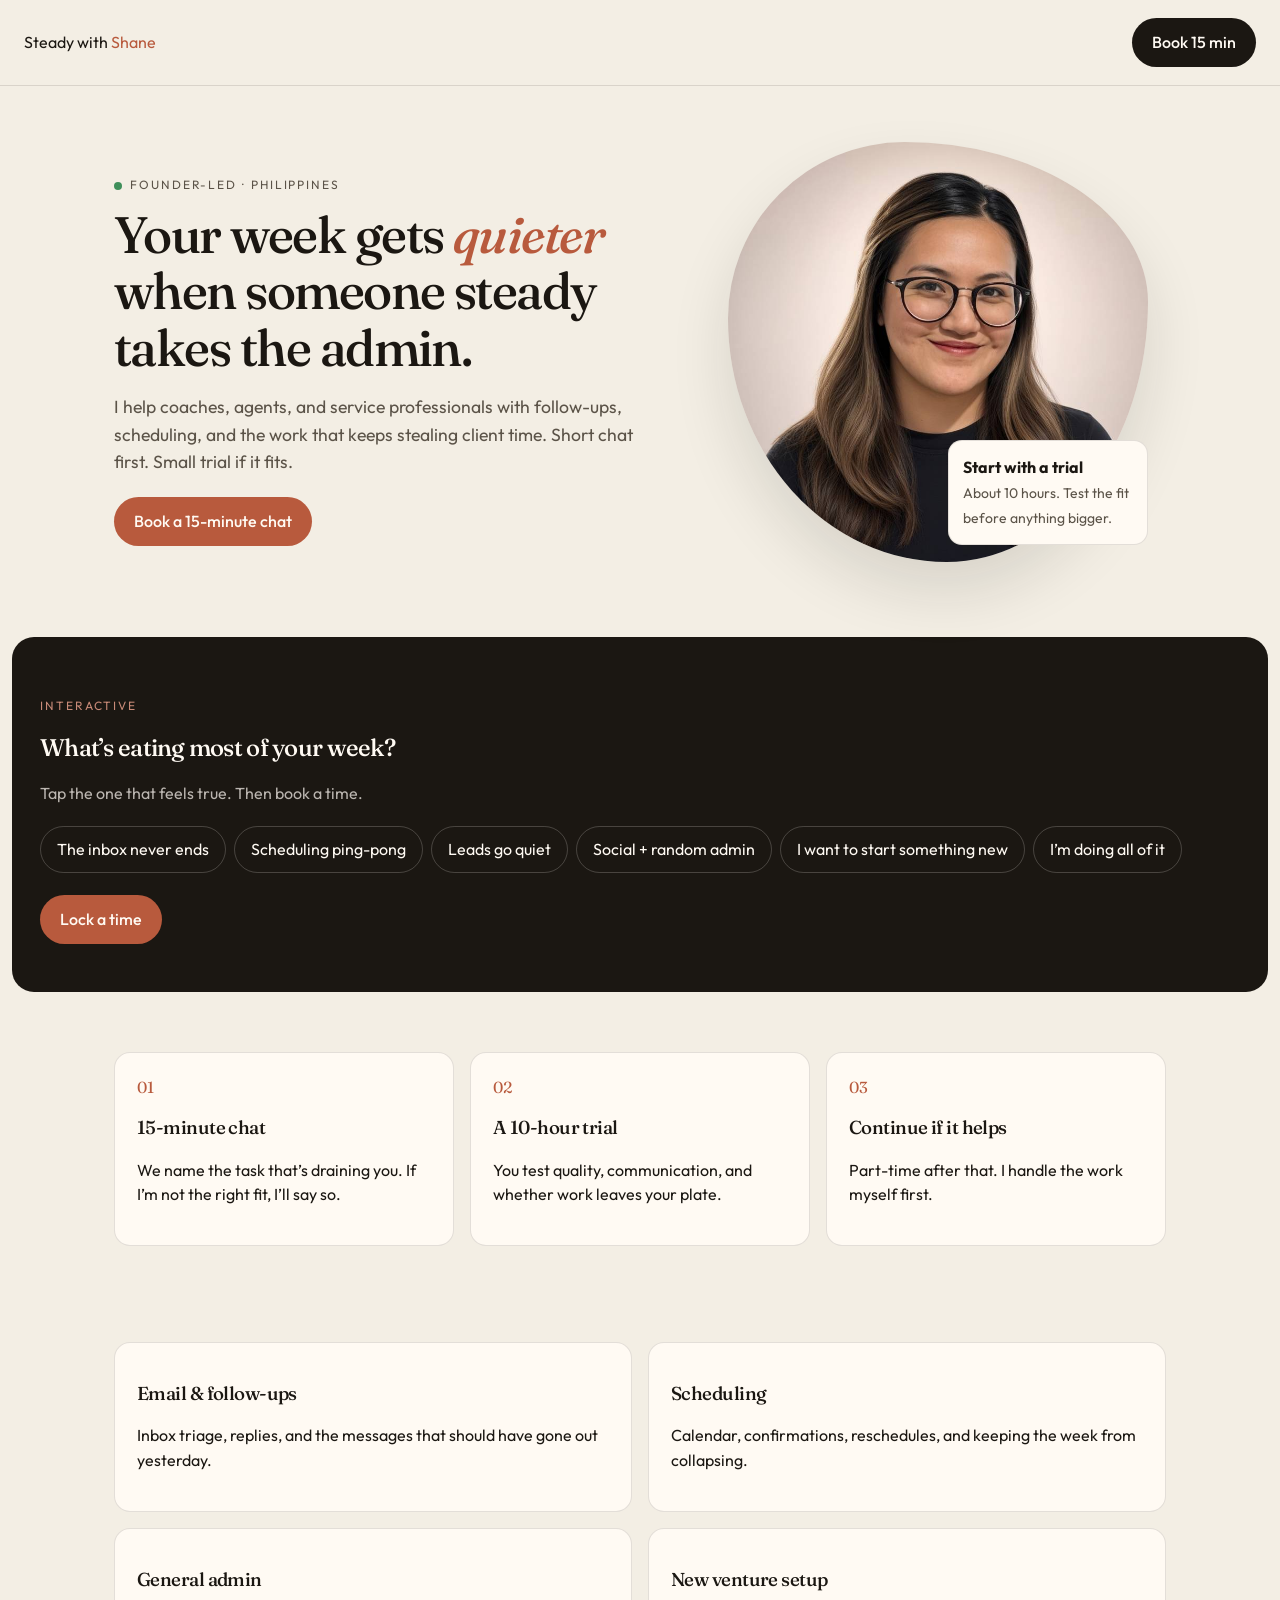
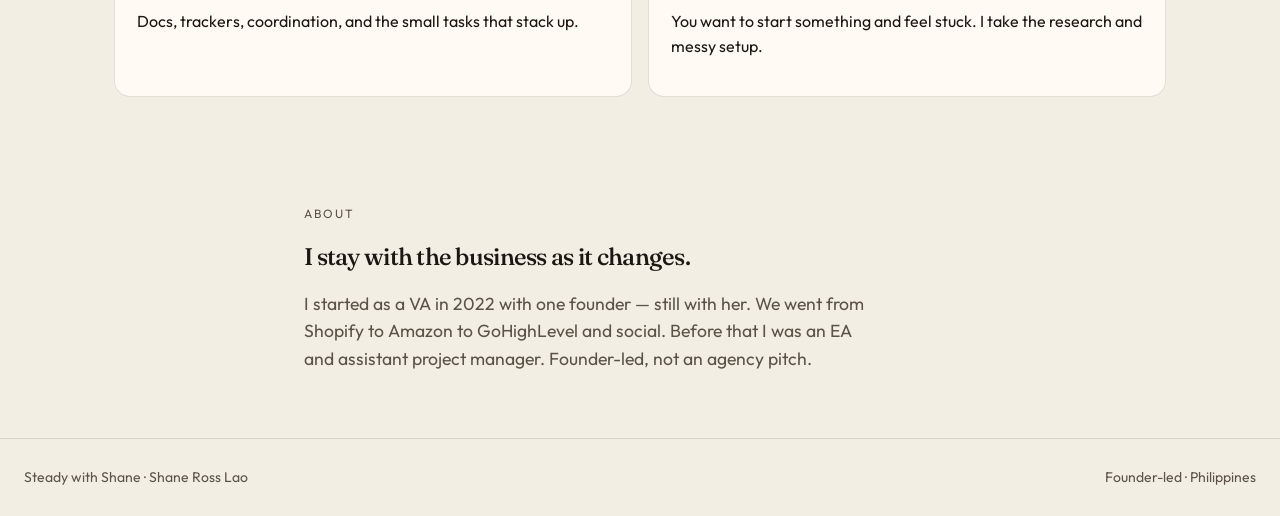
<file: artifacts/vercel-static/index.html>
<!DOCTYPE html>
<html lang="en">
<head>
  <meta charset="utf-8" />
  <meta name="viewport" content="width=device-width, initial-scale=1" />
  <title>Steady with Shane</title>
  <link rel="preconnect" href="https://fonts.googleapis.com" />
  <link rel="preconnect" href="https://fonts.gstatic.com" crossorigin />
  <link href="https://fonts.googleapis.com/css2?family=Fraunces:ital,opsz,wght@0,9..144,500;1,9..144,400&family=Outfit:wght@400;500;600&display=swap" rel="stylesheet" />
  <style>
    :root { --paper:#f3eee4; --ink:#1b1712; --muted:#5b5348; --line:#1b17121f; --clay:#b85a3d; --cream:#fffaf3; --good:#3f8f5a; }
    * { box-sizing: border-box; }
    body { margin:0; background:var(--paper); color:var(--ink); font-family:Outfit,sans-serif; line-height:1.55; }
    h1,h2,h3 { font-family:Fraunces,Georgia,serif; font-weight:500; letter-spacing:-.03em; line-height:1.1; text-wrap:balance; }
    a { color:inherit; }
    nav { display:flex; justify-content:space-between; align-items:center; padding:18px 24px; border-bottom:1px solid var(--line); }
    .logo span { color:var(--clay); }
    .btn { display:inline-block; border-radius:999px; padding:12px 20px; text-decoration:none; font-weight:500; }
    .btn-clay { background:var(--clay); color:var(--cream); }
    .btn-ink { background:var(--ink); color:var(--cream); }
    .btn-line { border:1px solid var(--line); }
    .hero { max-width:1100px; margin:0 auto; padding:56px 24px; display:grid; gap:40px; align-items:center; }
    @media (min-width:900px) { .hero { grid-template-columns:1.1fr .9fr; } }
    .eyebrow { display:flex; gap:8px; align-items:center; font-size:12px; letter-spacing:.16em; text-transform:uppercase; color:var(--muted); }
    .dot { width:8px; height:8px; border-radius:50%; background:var(--good); }
    h1 { font-size:clamp(2rem,4vw,3.4rem); margin:12px 0; }
    h1 em { color:var(--clay); font-style:italic; }
    .lede { color:var(--muted); font-size:1.1rem; max-width:36rem; }
    .actions { display:flex; flex-wrap:wrap; gap:10px; margin-top:22px; }
    .portrait { width:100%; max-width:420px; aspect-ratio:1; object-fit:cover; border-radius:42% 58% 48% 52% / 42% 38% 62% 58%; box-shadow:0 30px 60px rgba(27,23,18,.12); }
    .wrap { position:relative; justify-self:center; }
    .chip-card { position:absolute; right:0; bottom:24px; max-width:200px; background:var(--cream); border:1px solid var(--line); border-radius:14px; padding:14px; }
    .dark { margin:12px; background:var(--ink); color:var(--cream); border-radius:22px; padding:48px 28px; }
    .chips { display:flex; flex-wrap:wrap; gap:8px; margin-top:20px; }
    .chip { border:1px solid rgba(255,250,243,.2); background:transparent; color:var(--cream); border-radius:999px; padding:10px 16px; cursor:pointer; font:inherit; }
    .chip.on { background:var(--clay); border-color:var(--clay); }
    #out { margin-top:20px; font-family:Fraunces,serif; font-style:italic; font-size:1.25rem; }
    .grid { max-width:1100px; margin:0 auto; padding:48px 24px; display:grid; gap:16px; }
    @media (min-width:700px) { .cards { grid-template-columns:1fr 1fr; } .three { grid-template-columns:1fr 1fr 1fr; } }
    .card { background:var(--cream); border:1px solid var(--line); border-radius:16px; padding:22px; }
    .num { color:var(--clay); font-family:Fraunces,serif; }
    footer { border-top:1px solid var(--line); padding:28px 24px; color:var(--muted); font-size:14px; display:flex; justify-content:space-between; flex-wrap:wrap; gap:8px; }
  </style>
</head>
<body>
  <nav>
    <div class="logo">Steady with <span>Shane</span></div>
    <a class="btn btn-ink" href="https://calendly.com/shanelao/30min" target="_blank" rel="noopener">Book 15 min</a>
  </nav>
  <section class="hero">
    <div>
      <p class="eyebrow"><span class="dot"></span> Founder-led · Philippines</p>
      <h1>Your week gets <em>quieter</em> when someone steady takes the admin.</h1>
      <p class="lede">I help coaches, agents, and service professionals with follow-ups, scheduling, and the work that keeps stealing client time. Short chat first. Small trial if it fits.</p>
      <div class="actions">
        <a class="btn btn-clay" href="https://calendly.com/shanelao/30min" target="_blank" rel="noopener">Book a 15-minute chat</a>
      </div>
    </div>
    <div class="wrap">
      <img class="portrait" src="shane.jpg" alt="Shane Ross Lao" />
      <div class="chip-card"><strong>Start with a trial</strong><br /><span style="color:var(--muted);font-size:14px">About 10 hours. Test the fit before anything bigger.</span></div>
    </div>
  </section>
  <section class="dark">
    <p class="eyebrow" style="color:#c98b78">Interactive</p>
    <h2>What’s eating most of your week?</h2>
    <p style="color:rgba(255,250,243,.7);max-width:36rem">Tap the one that feels true. Then book a time.</p>
    <div class="chips">
      <button class="chip" data-line="Inbox first. I’d triage, draft follow-ups, and keep threads from dying in silence.">The inbox never ends</button>
      <button class="chip" data-line="Scheduling. I’d own the calendar so you only show up.">Scheduling ping-pong</button>
      <button class="chip" data-line="Follow-ups. I’d run a simple cadence so warm leads don’t go cold.">Leads go quiet</button>
      <button class="chip" data-line="Light social and admin. I’d keep the busywork off your desk.">Social + random admin</button>
      <button class="chip" data-line="New venture setup. I’d take the research and messy start.">I want to start something new</button>
      <button class="chip" data-line="We’d pick one lane for the trial so you can feel the difference fast.">I’m doing all of it</button>
    </div>
    <p id="out"></p>
    <div class="actions"><a class="btn btn-clay" href="https://calendly.com/shanelao/30min" target="_blank" rel="noopener">Lock a time</a></div>
  </section>
  <section class="grid three">
    <article class="card"><div class="num">01</div><h3>15-minute chat</h3><p>We name the task that’s draining you. If I’m not the right fit, I’ll say so.</p></article>
    <article class="card"><div class="num">02</div><h3>A 10-hour trial</h3><p>You test quality, communication, and whether work leaves your plate.</p></article>
    <article class="card"><div class="num">03</div><h3>Continue if it helps</h3><p>Part-time after that. I handle the work myself first.</p></article>
  </section>
  <section class="grid cards">
    <article class="card"><h3>Email & follow-ups</h3><p>Inbox triage, replies, and the messages that should have gone out yesterday.</p></article>
    <article class="card"><h3>Scheduling</h3><p>Calendar, confirmations, reschedules, and keeping the week from collapsing.</p></article>
    <article class="card"><h3>General admin</h3><p>Docs, trackers, coordination, and the small tasks that stack up.</p></article>
    <article class="card"><h3>New venture setup</h3><p>You want to start something and feel stuck. I take the research and messy setup.</p></article>
  </section>
  <section class="grid" style="max-width:720px">
    <div>
      <p class="eyebrow">About</p>
      <h2>I stay with the business as it changes.</h2>
      <p class="lede">I started as a VA in 2022 with one founder — still with her. We went from Shopify to Amazon to GoHighLevel and social. Before that I was an EA and assistant project manager. Founder-led, not an agency pitch.</p>
    </div>
  </section>
  <footer>
    <span>Steady with Shane · Shane Ross Lao</span>
    <span>Founder-led · Philippines</span>
  </footer>
  <script>
    const out = document.getElementById('out');
    document.querySelectorAll('.chip').forEach((b) => {
      b.onclick = () => {
        document.querySelectorAll('.chip').forEach((x) => x.classList.remove('on'));
        b.classList.add('on');
        out.textContent = b.dataset.line;
      };
    });
  </script>
</body>
</html>
</file>
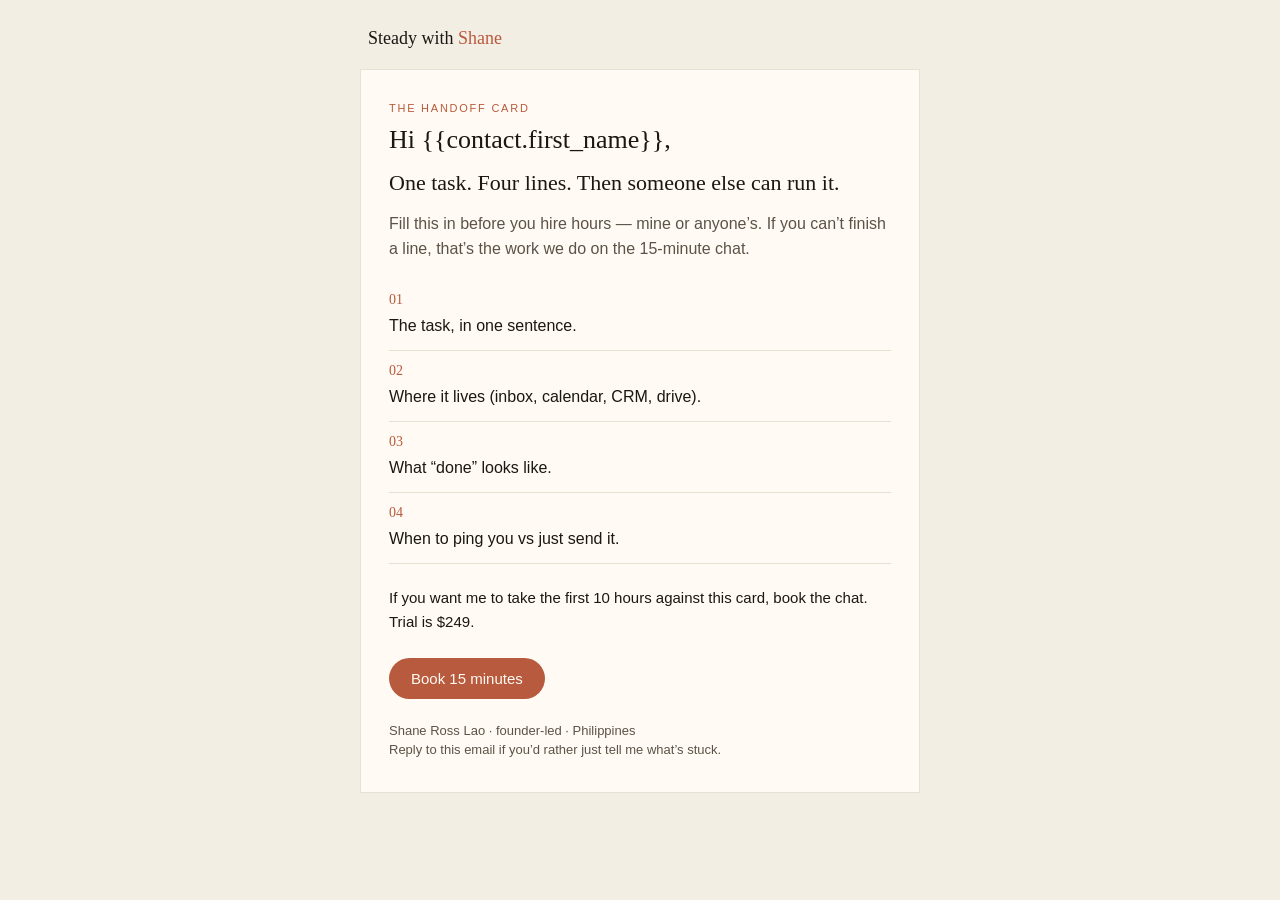
<file: artifacts/ghl-emails/01-blank-home-list.html>
<!DOCTYPE html>
<html>
<head>
  <meta charset="utf-8">
  <meta name="viewport" content="width=device-width">
  <title>The Handoff Card</title>
</head>
<body style="margin:0;padding:0;background:#f3eee4;">
  <table role="presentation" width="100%" cellpadding="0" cellspacing="0" style="background:#f3eee4;">
    <tr>
      <td align="center" style="padding:28px 16px;">
        <table role="presentation" width="560" cellpadding="0" cellspacing="0" style="width:560px;max-width:560px;">
          <tr>
            <td style="padding:0 8px 20px;font-family:Georgia,serif;font-size:18px;color:#1b1712;">
              Steady with <span style="color:#b85a3d;">Shane</span>
            </td>
          </tr>
          <tr>
            <td style="background:#fffaf3;border:1px solid #e8e0d2;padding:32px 28px;">
              <p style="margin:0;font-family:Arial,Helvetica,sans-serif;font-size:11px;letter-spacing:0.16em;text-transform:uppercase;color:#b85a3d;">The Handoff Card</p>
              <h1 style="margin:10px 0 0;font-family:Georgia,serif;font-size:26px;line-height:1.2;font-weight:normal;color:#1b1712;">Hi {{contact.first_name}},</h1>
              <p style="margin:14px 0 0;font-family:Georgia,serif;font-size:22px;line-height:1.25;color:#1b1712;">One task. Four lines. Then someone else can run it.</p>
              <p style="margin:14px 0 0;font-family:Arial,Helvetica,sans-serif;font-size:16px;line-height:1.6;color:#5b5348;">Fill this in before you hire hours — mine or anyone’s. If you can’t finish a line, that’s the work we do on the 15-minute chat.</p>
              <table role="presentation" width="100%" cellpadding="0" cellspacing="0" style="margin-top:18px;">
        <tr>
          <td style="padding:12px 0;border-bottom:1px solid #e8e0d2;vertical-align:top;">
            <p style="margin:0;font-family:Georgia,serif;font-size:14px;color:#b85a3d;">01</p>
            <p style="margin:6px 0 0;font-family:Arial,Helvetica,sans-serif;font-size:16px;line-height:1.5;color:#1b1712;">The task, in one sentence.</p>
          </td>
        </tr>
        <tr>
          <td style="padding:12px 0;border-bottom:1px solid #e8e0d2;vertical-align:top;">
            <p style="margin:0;font-family:Georgia,serif;font-size:14px;color:#b85a3d;">02</p>
            <p style="margin:6px 0 0;font-family:Arial,Helvetica,sans-serif;font-size:16px;line-height:1.5;color:#1b1712;">Where it lives (inbox, calendar, CRM, drive).</p>
          </td>
        </tr>
        <tr>
          <td style="padding:12px 0;border-bottom:1px solid #e8e0d2;vertical-align:top;">
            <p style="margin:0;font-family:Georgia,serif;font-size:14px;color:#b85a3d;">03</p>
            <p style="margin:6px 0 0;font-family:Arial,Helvetica,sans-serif;font-size:16px;line-height:1.5;color:#1b1712;">What “done” looks like.</p>
          </td>
        </tr>
        <tr>
          <td style="padding:12px 0;border-bottom:1px solid #e8e0d2;vertical-align:top;">
            <p style="margin:0;font-family:Georgia,serif;font-size:14px;color:#b85a3d;">04</p>
            <p style="margin:6px 0 0;font-family:Arial,Helvetica,sans-serif;font-size:16px;line-height:1.5;color:#1b1712;">When to ping you vs just send it.</p>
          </td>
        </tr>
              </table>
              <p style="margin:22px 0 0;font-family:Arial,Helvetica,sans-serif;font-size:15px;line-height:1.6;color:#1b1712;">If you want me to take the first 10 hours against this card, book the chat. Trial is $249.</p>
              <table role="presentation" cellpadding="0" cellspacing="0" style="margin-top:24px;">
                <tr>
                  <td style="background:#b85a3d;border-radius:999px;">
                    <a href="https://calendly.com/shanelao/30min" style="display:inline-block;padding:12px 22px;font-family:Arial,Helvetica,sans-serif;font-size:15px;color:#fffaf3;text-decoration:none;">Book 15 minutes</a>
                  </td>
                </tr>
              </table>
              <p style="margin:22px 0 0;font-family:Arial,Helvetica,sans-serif;font-size:13px;line-height:1.5;color:#5b5348;">
                Shane Ross Lao · founder-led · Philippines<br>
                Reply to this email if you’d rather just tell me what’s stuck.
              </p>
            </td>
          </tr>
        </table>
      </td>
    </tr>
  </table>
</body>
</html>
</file>
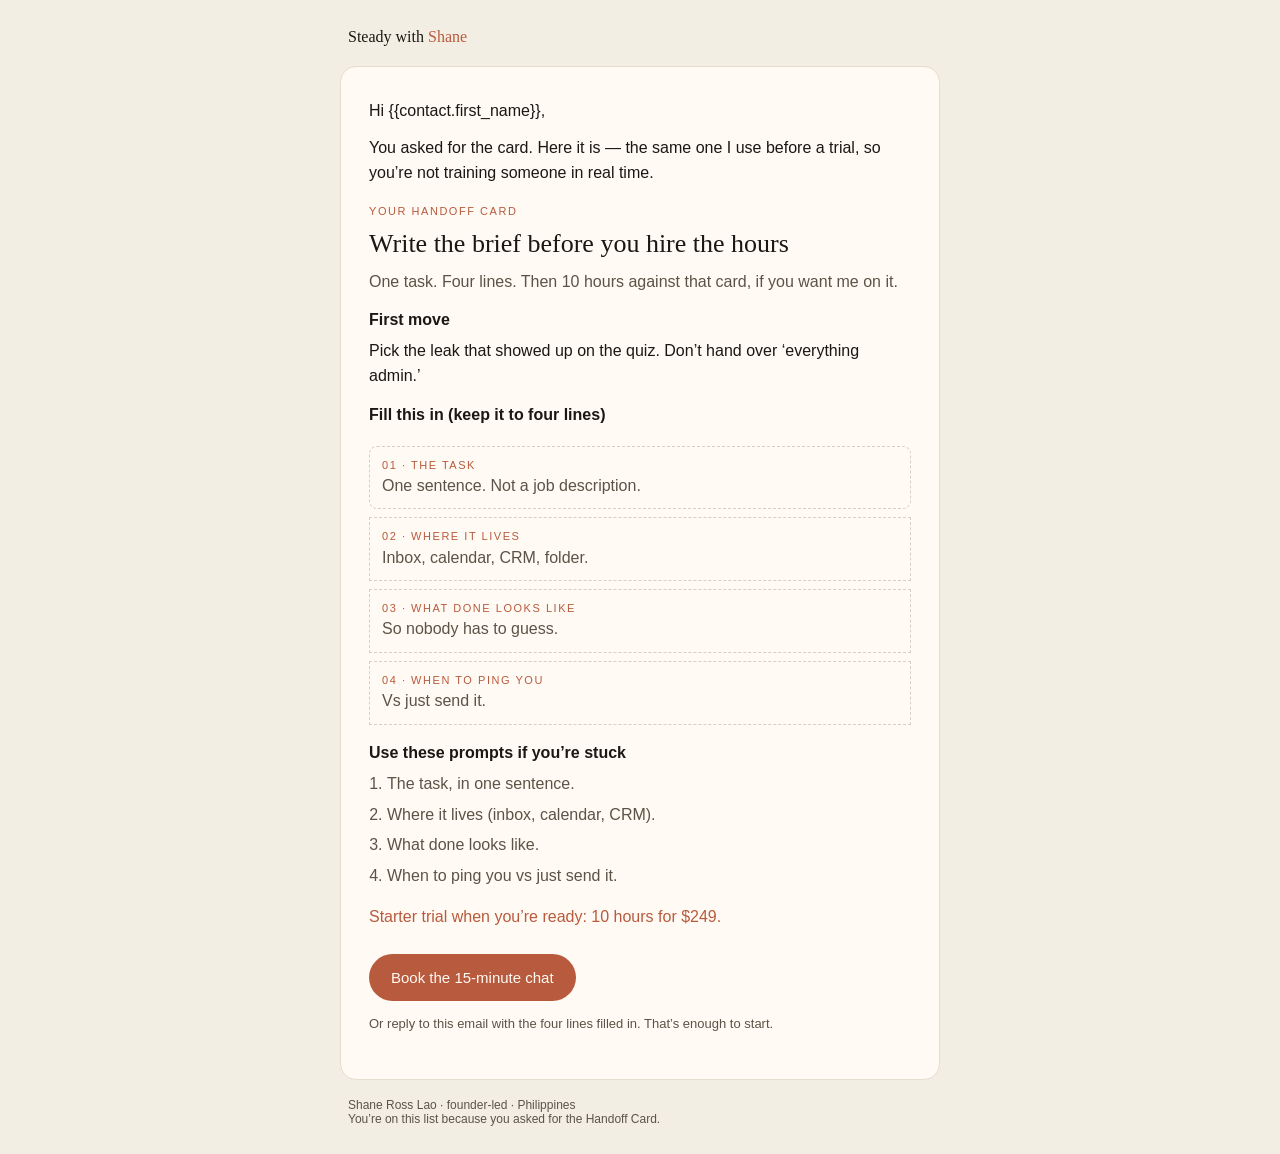
<file: artifacts/ghl-emails/01-email-default.html>
<!DOCTYPE html>
<html lang="en">
<head>
<meta charset="utf-8">
<meta name="viewport" content="width=device-width, initial-scale=1">
<title>Your Handoff Card</title>
</head>
<body style="margin:0;padding:0;background:#f3eee4;">
<div style="display:none;max-height:0;overflow:hidden;">Four lines. That’s the brief. Then the hours.</div>
<table role="presentation" width="100%" cellspacing="0" cellpadding="0" style="background:#f3eee4;">
  <tr>
    <td align="center" style="padding:28px 12px;">
      <table role="presentation" width="600" cellspacing="0" cellpadding="0" style="max-width:600px;width:100%;">
        <tr>
          <td style="padding:0 8px 20px;font-family:Georgia,serif;font-size:16px;color:#1b1712;">
            Steady with <span style="color:#b85a3d;">Shane</span>
          </td>
        </tr>
        <tr>
          <td style="background:#fffaf3;border:1px solid #e4ddd0;border-radius:16px;padding:32px 28px;font-family:Arial,Helvetica,sans-serif;color:#1b1712;font-size:16px;line-height:1.55;">

            <p style="margin:0 0 12px;">Hi {{contact.first_name}},</p>
            <p style="margin:0 0 18px;">You asked for the card. Here it is — the same one I use before a trial, so you’re not training someone in real time.</p>
            <p style="margin:0;font-size:11px;letter-spacing:.14em;text-transform:uppercase;color:#b85a3d;">Your Handoff Card</p>
            <h1 style="font-family:Georgia,serif;font-size:26px;line-height:1.2;font-weight:500;margin:8px 0 10px;">Write the brief before you hire the hours</h1>
            <p style="margin:0 0 14px;color:#5b5348;">One task. Four lines. Then 10 hours against that card, if you want me on it.</p>
            <p style="margin:0 0 6px;"><strong>First move</strong></p>
            <p style="margin:0 0 14px;">Pick the leak that showed up on the quiz. Don’t hand over ‘everything admin.’</p>
            <p style="margin:0 0 6px;"><strong>Fill this in (keep it to four lines)</strong></p>
            
            <table role="presentation" width="100%" cellspacing="0" cellpadding="0" style="margin:18px 0 8px;">
              <tr><td style="padding:10px 12px;border:1px dashed #d7cfc3;border-radius:8px;margin-bottom:8px;">
                <div style="font-size:11px;letter-spacing:.14em;text-transform:uppercase;color:#b85a3d;">01 · The task</div>
                <div style="color:#5b5348;">One sentence. Not a job description.</div>
              </td></tr>
              <tr><td height="8"></td></tr>
              <tr><td style="padding:10px 12px;border:1px dashed #d7cfc3;">
                <div style="font-size:11px;letter-spacing:.14em;text-transform:uppercase;color:#b85a3d;">02 · Where it lives</div>
                <div style="color:#5b5348;">Inbox, calendar, CRM, folder.</div>
              </td></tr>
              <tr><td height="8"></td></tr>
              <tr><td style="padding:10px 12px;border:1px dashed #d7cfc3;">
                <div style="font-size:11px;letter-spacing:.14em;text-transform:uppercase;color:#b85a3d;">03 · What done looks like</div>
                <div style="color:#5b5348;">So nobody has to guess.</div>
              </td></tr>
              <tr><td height="8"></td></tr>
              <tr><td style="padding:10px 12px;border:1px dashed #d7cfc3;">
                <div style="font-size:11px;letter-spacing:.14em;text-transform:uppercase;color:#b85a3d;">04 · When to ping you</div>
                <div style="color:#5b5348;">Vs just send it.</div>
              </td></tr>
            </table>

            <p style="margin:16px 0 6px;"><strong>Use these prompts if you’re stuck</strong></p>
            <ol style="margin:0 0 16px;padding-left:18px;color:#5b5348;"><li style='margin:0 0 6px;'>The task, in one sentence.</li><li style='margin:0 0 6px;'>Where it lives (inbox, calendar, CRM).</li><li style='margin:0 0 6px;'>What done looks like.</li><li style='margin:0 0 6px;'>When to ping you vs just send it.</li></ol>
            <p style="margin:0 0 8px;color:#b85a3d;">Starter trial when you’re ready: 10 hours for $249.</p>
            
            <table role="presentation" cellspacing="0" cellpadding="0" style="margin:24px 0 8px;">
              <tr>
                <td style="background:#b85a3d;border-radius:999px;">
                  <a href="BOOK_URL" style="display:inline-block;padding:12px 22px;color:#fffaf3;text-decoration:none;font-family:Arial,Helvetica,sans-serif;font-size:15px;">Book the 15-minute chat</a>
                </td>
              </tr>
            </table>
            <p style="font-size:13px;color:#5b5348;">Or reply to this email with the four lines filled in. That’s enough to start.</p>


          </td>
        </tr>
        <tr>
          <td style="padding:18px 8px 0;font-family:Arial,Helvetica,sans-serif;font-size:12px;color:#5b5348;">
            Shane Ross Lao · founder-led · Philippines<br>
            You’re on this list because you asked for the Handoff Card.
          </td>
        </tr>
      </table>
    </td>
  </tr>
</table>
</body>
</html>
</file>
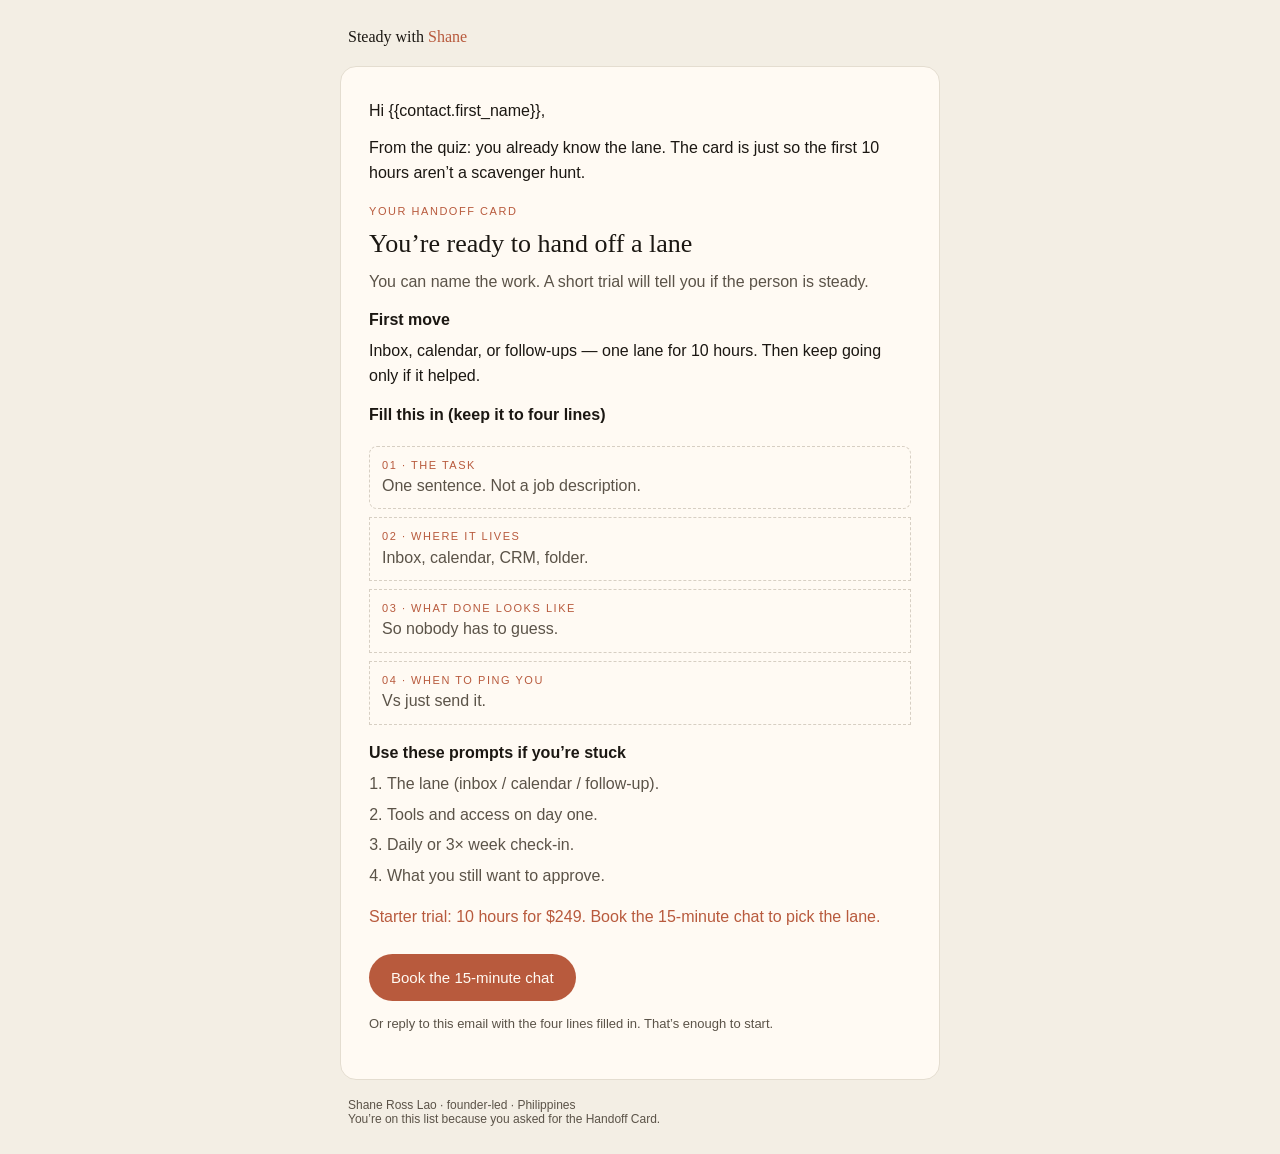
<file: artifacts/ghl-emails/02-email-handoff.html>
<!DOCTYPE html>
<html lang="en">
<head>
<meta charset="utf-8">
<meta name="viewport" content="width=device-width, initial-scale=1">
<title>You’re ready to hand off a lane</title>
</head>
<body style="margin:0;padding:0;background:#f3eee4;">
<div style="display:none;max-height:0;overflow:hidden;">You can name the work. A short trial will tell you if the person is steady.</div>
<table role="presentation" width="100%" cellspacing="0" cellpadding="0" style="background:#f3eee4;">
  <tr>
    <td align="center" style="padding:28px 12px;">
      <table role="presentation" width="600" cellspacing="0" cellpadding="0" style="max-width:600px;width:100%;">
        <tr>
          <td style="padding:0 8px 20px;font-family:Georgia,serif;font-size:16px;color:#1b1712;">
            Steady with <span style="color:#b85a3d;">Shane</span>
          </td>
        </tr>
        <tr>
          <td style="background:#fffaf3;border:1px solid #e4ddd0;border-radius:16px;padding:32px 28px;font-family:Arial,Helvetica,sans-serif;color:#1b1712;font-size:16px;line-height:1.55;">

            <p style="margin:0 0 12px;">Hi {{contact.first_name}},</p>
            <p style="margin:0 0 18px;">From the quiz: you already know the lane. The card is just so the first 10 hours aren’t a scavenger hunt.</p>
            <p style="margin:0;font-size:11px;letter-spacing:.14em;text-transform:uppercase;color:#b85a3d;">Your Handoff Card</p>
            <h1 style="font-family:Georgia,serif;font-size:26px;line-height:1.2;font-weight:500;margin:8px 0 10px;">You’re ready to hand off a lane</h1>
            <p style="margin:0 0 14px;color:#5b5348;">You can name the work. A short trial will tell you if the person is steady.</p>
            <p style="margin:0 0 6px;"><strong>First move</strong></p>
            <p style="margin:0 0 14px;">Inbox, calendar, or follow-ups — one lane for 10 hours. Then keep going only if it helped.</p>
            <p style="margin:0 0 6px;"><strong>Fill this in (keep it to four lines)</strong></p>
            
            <table role="presentation" width="100%" cellspacing="0" cellpadding="0" style="margin:18px 0 8px;">
              <tr><td style="padding:10px 12px;border:1px dashed #d7cfc3;border-radius:8px;margin-bottom:8px;">
                <div style="font-size:11px;letter-spacing:.14em;text-transform:uppercase;color:#b85a3d;">01 · The task</div>
                <div style="color:#5b5348;">One sentence. Not a job description.</div>
              </td></tr>
              <tr><td height="8"></td></tr>
              <tr><td style="padding:10px 12px;border:1px dashed #d7cfc3;">
                <div style="font-size:11px;letter-spacing:.14em;text-transform:uppercase;color:#b85a3d;">02 · Where it lives</div>
                <div style="color:#5b5348;">Inbox, calendar, CRM, folder.</div>
              </td></tr>
              <tr><td height="8"></td></tr>
              <tr><td style="padding:10px 12px;border:1px dashed #d7cfc3;">
                <div style="font-size:11px;letter-spacing:.14em;text-transform:uppercase;color:#b85a3d;">03 · What done looks like</div>
                <div style="color:#5b5348;">So nobody has to guess.</div>
              </td></tr>
              <tr><td height="8"></td></tr>
              <tr><td style="padding:10px 12px;border:1px dashed #d7cfc3;">
                <div style="font-size:11px;letter-spacing:.14em;text-transform:uppercase;color:#b85a3d;">04 · When to ping you</div>
                <div style="color:#5b5348;">Vs just send it.</div>
              </td></tr>
            </table>

            <p style="margin:16px 0 6px;"><strong>Use these prompts if you’re stuck</strong></p>
            <ol style="margin:0 0 16px;padding-left:18px;color:#5b5348;"><li style='margin:0 0 6px;'>The lane (inbox / calendar / follow-up).</li><li style='margin:0 0 6px;'>Tools and access on day one.</li><li style='margin:0 0 6px;'>Daily or 3× week check-in.</li><li style='margin:0 0 6px;'>What you still want to approve.</li></ol>
            <p style="margin:0 0 8px;color:#b85a3d;">Starter trial: 10 hours for $249. Book the 15-minute chat to pick the lane.</p>
            
            <table role="presentation" cellspacing="0" cellpadding="0" style="margin:24px 0 8px;">
              <tr>
                <td style="background:#b85a3d;border-radius:999px;">
                  <a href="BOOK_URL" style="display:inline-block;padding:12px 22px;color:#fffaf3;text-decoration:none;font-family:Arial,Helvetica,sans-serif;font-size:15px;">Book the 15-minute chat</a>
                </td>
              </tr>
            </table>
            <p style="font-size:13px;color:#5b5348;">Or reply to this email with the four lines filled in. That’s enough to start.</p>


          </td>
        </tr>
        <tr>
          <td style="padding:18px 8px 0;font-family:Arial,Helvetica,sans-serif;font-size:12px;color:#5b5348;">
            Shane Ross Lao · founder-led · Philippines<br>
            You’re on this list because you asked for the Handoff Card.
          </td>
        </tr>
      </table>
    </td>
  </tr>
</table>
</body>
</html>
</file>
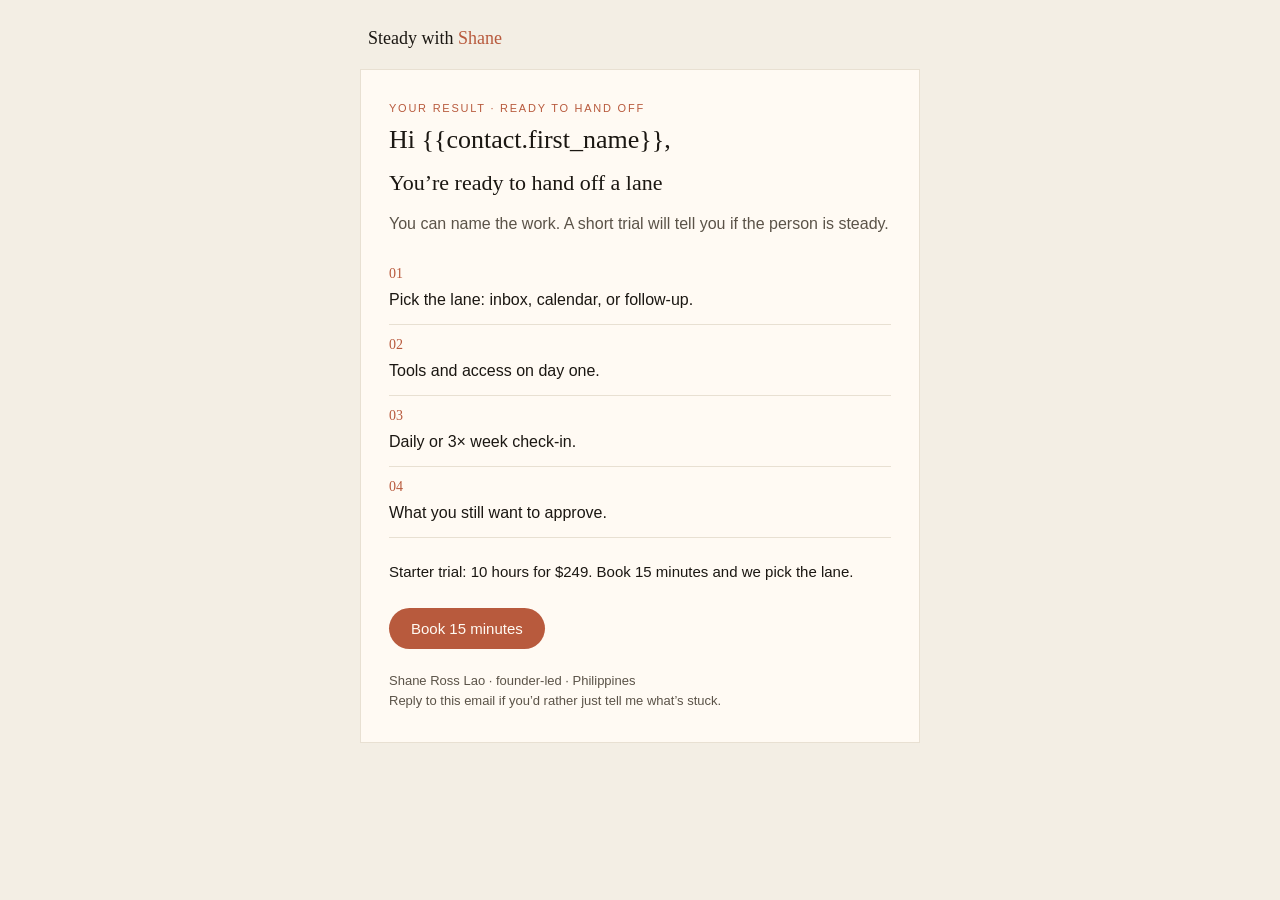
<file: artifacts/ghl-emails/02-quiz-ready.html>
<!DOCTYPE html>
<html>
<head>
  <meta charset="utf-8">
  <meta name="viewport" content="width=device-width">
  <title>The Handoff Card</title>
</head>
<body style="margin:0;padding:0;background:#f3eee4;">
  <table role="presentation" width="100%" cellpadding="0" cellspacing="0" style="background:#f3eee4;">
    <tr>
      <td align="center" style="padding:28px 16px;">
        <table role="presentation" width="560" cellpadding="0" cellspacing="0" style="width:560px;max-width:560px;">
          <tr>
            <td style="padding:0 8px 20px;font-family:Georgia,serif;font-size:18px;color:#1b1712;">
              Steady with <span style="color:#b85a3d;">Shane</span>
            </td>
          </tr>
          <tr>
            <td style="background:#fffaf3;border:1px solid #e8e0d2;padding:32px 28px;">
              <p style="margin:0;font-family:Arial,Helvetica,sans-serif;font-size:11px;letter-spacing:0.16em;text-transform:uppercase;color:#b85a3d;">Your result · Ready to hand off</p>
              <h1 style="margin:10px 0 0;font-family:Georgia,serif;font-size:26px;line-height:1.2;font-weight:normal;color:#1b1712;">Hi {{contact.first_name}},</h1>
              <p style="margin:14px 0 0;font-family:Georgia,serif;font-size:22px;line-height:1.25;color:#1b1712;">You’re ready to hand off a lane</p>
              <p style="margin:14px 0 0;font-family:Arial,Helvetica,sans-serif;font-size:16px;line-height:1.6;color:#5b5348;">You can name the work. A short trial will tell you if the person is steady.</p>
              <table role="presentation" width="100%" cellpadding="0" cellspacing="0" style="margin-top:18px;">
        <tr>
          <td style="padding:12px 0;border-bottom:1px solid #e8e0d2;vertical-align:top;">
            <p style="margin:0;font-family:Georgia,serif;font-size:14px;color:#b85a3d;">01</p>
            <p style="margin:6px 0 0;font-family:Arial,Helvetica,sans-serif;font-size:16px;line-height:1.5;color:#1b1712;">Pick the lane: inbox, calendar, or follow-up.</p>
          </td>
        </tr>
        <tr>
          <td style="padding:12px 0;border-bottom:1px solid #e8e0d2;vertical-align:top;">
            <p style="margin:0;font-family:Georgia,serif;font-size:14px;color:#b85a3d;">02</p>
            <p style="margin:6px 0 0;font-family:Arial,Helvetica,sans-serif;font-size:16px;line-height:1.5;color:#1b1712;">Tools and access on day one.</p>
          </td>
        </tr>
        <tr>
          <td style="padding:12px 0;border-bottom:1px solid #e8e0d2;vertical-align:top;">
            <p style="margin:0;font-family:Georgia,serif;font-size:14px;color:#b85a3d;">03</p>
            <p style="margin:6px 0 0;font-family:Arial,Helvetica,sans-serif;font-size:16px;line-height:1.5;color:#1b1712;">Daily or 3× week check-in.</p>
          </td>
        </tr>
        <tr>
          <td style="padding:12px 0;border-bottom:1px solid #e8e0d2;vertical-align:top;">
            <p style="margin:0;font-family:Georgia,serif;font-size:14px;color:#b85a3d;">04</p>
            <p style="margin:6px 0 0;font-family:Arial,Helvetica,sans-serif;font-size:16px;line-height:1.5;color:#1b1712;">What you still want to approve.</p>
          </td>
        </tr>
              </table>
              <p style="margin:22px 0 0;font-family:Arial,Helvetica,sans-serif;font-size:15px;line-height:1.6;color:#1b1712;">Starter trial: 10 hours for $249. Book 15 minutes and we pick the lane.</p>
              <table role="presentation" cellpadding="0" cellspacing="0" style="margin-top:24px;">
                <tr>
                  <td style="background:#b85a3d;border-radius:999px;">
                    <a href="https://calendly.com/shanelao/30min" style="display:inline-block;padding:12px 22px;font-family:Arial,Helvetica,sans-serif;font-size:15px;color:#fffaf3;text-decoration:none;">Book 15 minutes</a>
                  </td>
                </tr>
              </table>
              <p style="margin:22px 0 0;font-family:Arial,Helvetica,sans-serif;font-size:13px;line-height:1.5;color:#5b5348;">
                Shane Ross Lao · founder-led · Philippines<br>
                Reply to this email if you’d rather just tell me what’s stuck.
              </p>
            </td>
          </tr>
        </table>
      </td>
    </tr>
  </table>
</body>
</html>
</file>
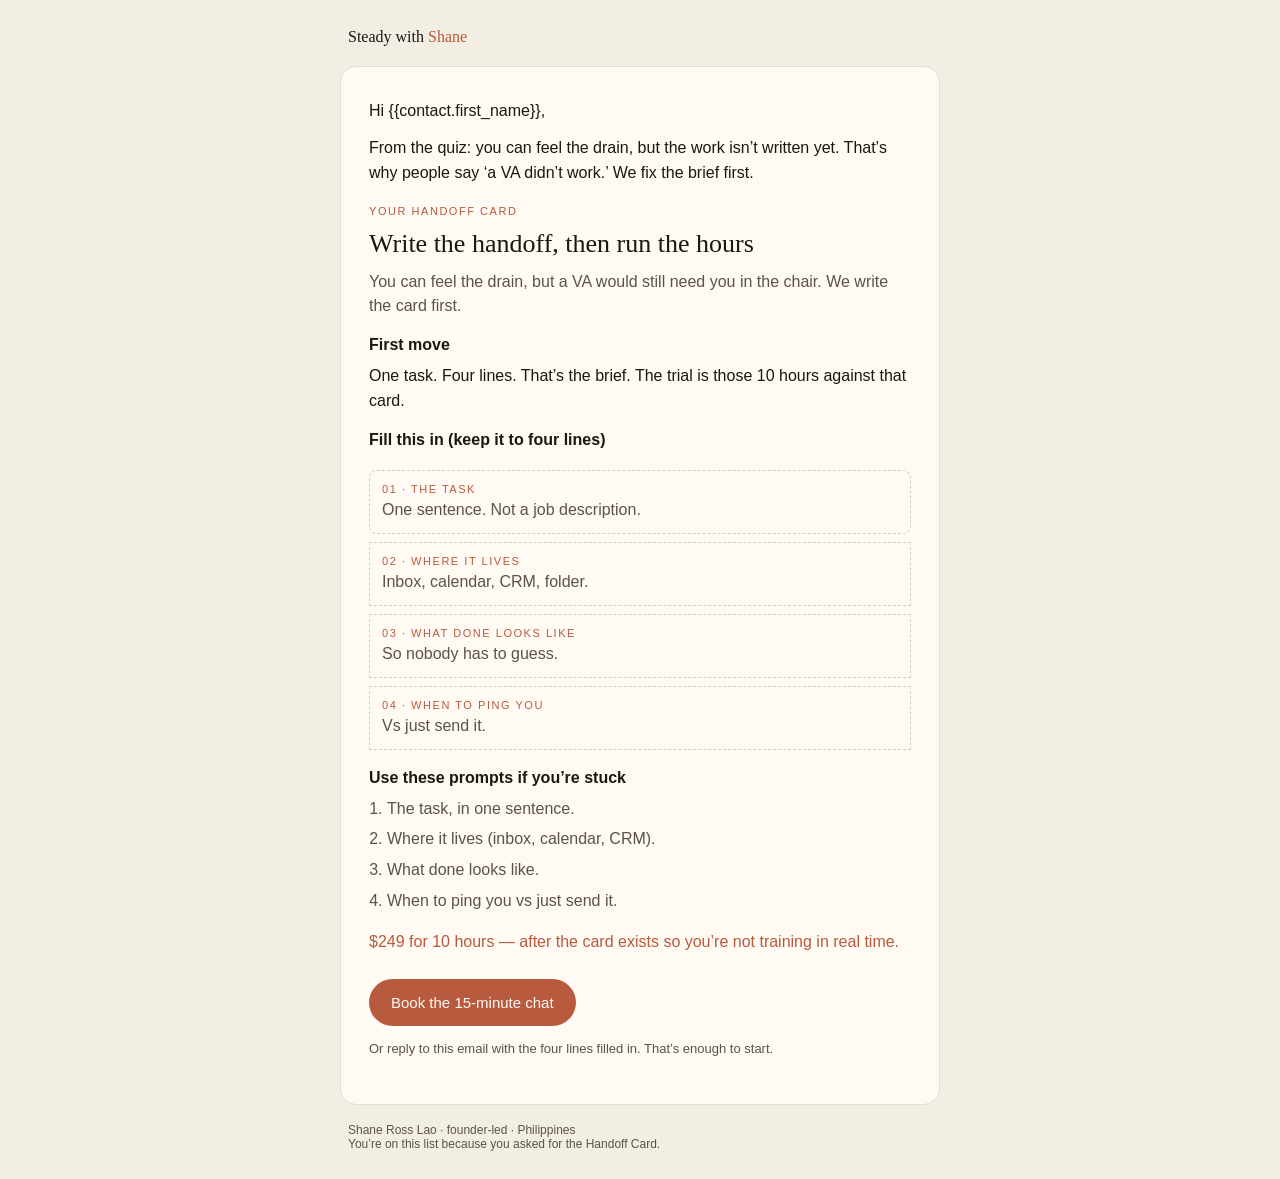
<file: artifacts/ghl-emails/03-email-system.html>
<!DOCTYPE html>
<html lang="en">
<head>
<meta charset="utf-8">
<meta name="viewport" content="width=device-width, initial-scale=1">
<title>Write the handoff, then run the hours</title>
</head>
<body style="margin:0;padding:0;background:#f3eee4;">
<div style="display:none;max-height:0;overflow:hidden;">A VA would still need you in the chair. We write the card first.</div>
<table role="presentation" width="100%" cellspacing="0" cellpadding="0" style="background:#f3eee4;">
  <tr>
    <td align="center" style="padding:28px 12px;">
      <table role="presentation" width="600" cellspacing="0" cellpadding="0" style="max-width:600px;width:100%;">
        <tr>
          <td style="padding:0 8px 20px;font-family:Georgia,serif;font-size:16px;color:#1b1712;">
            Steady with <span style="color:#b85a3d;">Shane</span>
          </td>
        </tr>
        <tr>
          <td style="background:#fffaf3;border:1px solid #e4ddd0;border-radius:16px;padding:32px 28px;font-family:Arial,Helvetica,sans-serif;color:#1b1712;font-size:16px;line-height:1.55;">

            <p style="margin:0 0 12px;">Hi {{contact.first_name}},</p>
            <p style="margin:0 0 18px;">From the quiz: you can feel the drain, but the work isn’t written yet. That’s why people say ‘a VA didn’t work.’ We fix the brief first.</p>
            <p style="margin:0;font-size:11px;letter-spacing:.14em;text-transform:uppercase;color:#b85a3d;">Your Handoff Card</p>
            <h1 style="font-family:Georgia,serif;font-size:26px;line-height:1.2;font-weight:500;margin:8px 0 10px;">Write the handoff, then run the hours</h1>
            <p style="margin:0 0 14px;color:#5b5348;">You can feel the drain, but a VA would still need you in the chair. We write the card first.</p>
            <p style="margin:0 0 6px;"><strong>First move</strong></p>
            <p style="margin:0 0 14px;">One task. Four lines. That’s the brief. The trial is those 10 hours against that card.</p>
            <p style="margin:0 0 6px;"><strong>Fill this in (keep it to four lines)</strong></p>
            
            <table role="presentation" width="100%" cellspacing="0" cellpadding="0" style="margin:18px 0 8px;">
              <tr><td style="padding:10px 12px;border:1px dashed #d7cfc3;border-radius:8px;margin-bottom:8px;">
                <div style="font-size:11px;letter-spacing:.14em;text-transform:uppercase;color:#b85a3d;">01 · The task</div>
                <div style="color:#5b5348;">One sentence. Not a job description.</div>
              </td></tr>
              <tr><td height="8"></td></tr>
              <tr><td style="padding:10px 12px;border:1px dashed #d7cfc3;">
                <div style="font-size:11px;letter-spacing:.14em;text-transform:uppercase;color:#b85a3d;">02 · Where it lives</div>
                <div style="color:#5b5348;">Inbox, calendar, CRM, folder.</div>
              </td></tr>
              <tr><td height="8"></td></tr>
              <tr><td style="padding:10px 12px;border:1px dashed #d7cfc3;">
                <div style="font-size:11px;letter-spacing:.14em;text-transform:uppercase;color:#b85a3d;">03 · What done looks like</div>
                <div style="color:#5b5348;">So nobody has to guess.</div>
              </td></tr>
              <tr><td height="8"></td></tr>
              <tr><td style="padding:10px 12px;border:1px dashed #d7cfc3;">
                <div style="font-size:11px;letter-spacing:.14em;text-transform:uppercase;color:#b85a3d;">04 · When to ping you</div>
                <div style="color:#5b5348;">Vs just send it.</div>
              </td></tr>
            </table>

            <p style="margin:16px 0 6px;"><strong>Use these prompts if you’re stuck</strong></p>
            <ol style="margin:0 0 16px;padding-left:18px;color:#5b5348;"><li style='margin:0 0 6px;'>The task, in one sentence.</li><li style='margin:0 0 6px;'>Where it lives (inbox, calendar, CRM).</li><li style='margin:0 0 6px;'>What done looks like.</li><li style='margin:0 0 6px;'>When to ping you vs just send it.</li></ol>
            <p style="margin:0 0 8px;color:#b85a3d;">$249 for 10 hours — after the card exists so you’re not training in real time.</p>
            
            <table role="presentation" cellspacing="0" cellpadding="0" style="margin:24px 0 8px;">
              <tr>
                <td style="background:#b85a3d;border-radius:999px;">
                  <a href="BOOK_URL" style="display:inline-block;padding:12px 22px;color:#fffaf3;text-decoration:none;font-family:Arial,Helvetica,sans-serif;font-size:15px;">Book the 15-minute chat</a>
                </td>
              </tr>
            </table>
            <p style="font-size:13px;color:#5b5348;">Or reply to this email with the four lines filled in. That’s enough to start.</p>


          </td>
        </tr>
        <tr>
          <td style="padding:18px 8px 0;font-family:Arial,Helvetica,sans-serif;font-size:12px;color:#5b5348;">
            Shane Ross Lao · founder-led · Philippines<br>
            You’re on this list because you asked for the Handoff Card.
          </td>
        </tr>
      </table>
    </td>
  </tr>
</table>
</body>
</html>
</file>
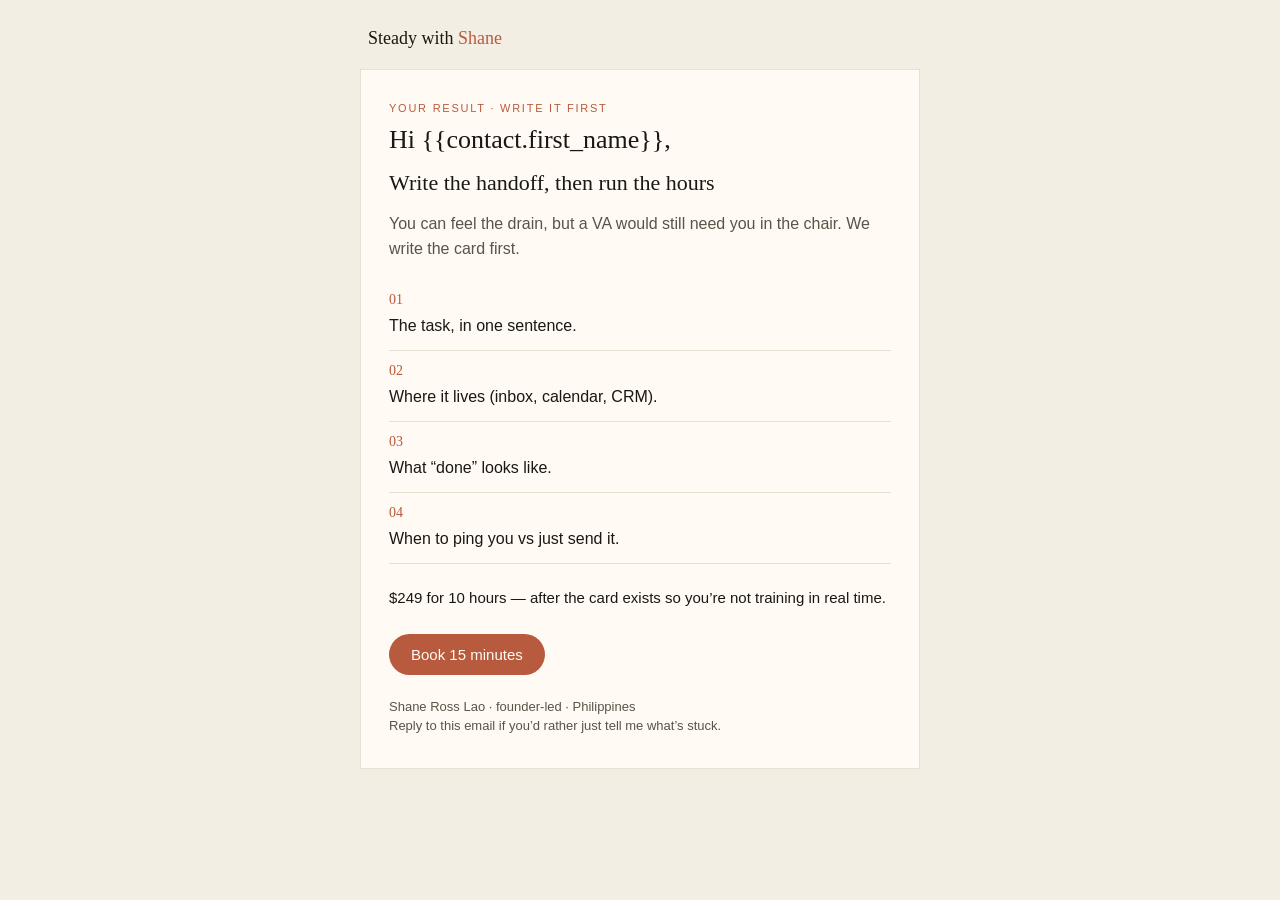
<file: artifacts/ghl-emails/03-quiz-write-first.html>
<!DOCTYPE html>
<html>
<head>
  <meta charset="utf-8">
  <meta name="viewport" content="width=device-width">
  <title>The Handoff Card</title>
</head>
<body style="margin:0;padding:0;background:#f3eee4;">
  <table role="presentation" width="100%" cellpadding="0" cellspacing="0" style="background:#f3eee4;">
    <tr>
      <td align="center" style="padding:28px 16px;">
        <table role="presentation" width="560" cellpadding="0" cellspacing="0" style="width:560px;max-width:560px;">
          <tr>
            <td style="padding:0 8px 20px;font-family:Georgia,serif;font-size:18px;color:#1b1712;">
              Steady with <span style="color:#b85a3d;">Shane</span>
            </td>
          </tr>
          <tr>
            <td style="background:#fffaf3;border:1px solid #e8e0d2;padding:32px 28px;">
              <p style="margin:0;font-family:Arial,Helvetica,sans-serif;font-size:11px;letter-spacing:0.16em;text-transform:uppercase;color:#b85a3d;">Your result · Write it first</p>
              <h1 style="margin:10px 0 0;font-family:Georgia,serif;font-size:26px;line-height:1.2;font-weight:normal;color:#1b1712;">Hi {{contact.first_name}},</h1>
              <p style="margin:14px 0 0;font-family:Georgia,serif;font-size:22px;line-height:1.25;color:#1b1712;">Write the handoff, then run the hours</p>
              <p style="margin:14px 0 0;font-family:Arial,Helvetica,sans-serif;font-size:16px;line-height:1.6;color:#5b5348;">You can feel the drain, but a VA would still need you in the chair. We write the card first.</p>
              <table role="presentation" width="100%" cellpadding="0" cellspacing="0" style="margin-top:18px;">
        <tr>
          <td style="padding:12px 0;border-bottom:1px solid #e8e0d2;vertical-align:top;">
            <p style="margin:0;font-family:Georgia,serif;font-size:14px;color:#b85a3d;">01</p>
            <p style="margin:6px 0 0;font-family:Arial,Helvetica,sans-serif;font-size:16px;line-height:1.5;color:#1b1712;">The task, in one sentence.</p>
          </td>
        </tr>
        <tr>
          <td style="padding:12px 0;border-bottom:1px solid #e8e0d2;vertical-align:top;">
            <p style="margin:0;font-family:Georgia,serif;font-size:14px;color:#b85a3d;">02</p>
            <p style="margin:6px 0 0;font-family:Arial,Helvetica,sans-serif;font-size:16px;line-height:1.5;color:#1b1712;">Where it lives (inbox, calendar, CRM).</p>
          </td>
        </tr>
        <tr>
          <td style="padding:12px 0;border-bottom:1px solid #e8e0d2;vertical-align:top;">
            <p style="margin:0;font-family:Georgia,serif;font-size:14px;color:#b85a3d;">03</p>
            <p style="margin:6px 0 0;font-family:Arial,Helvetica,sans-serif;font-size:16px;line-height:1.5;color:#1b1712;">What “done” looks like.</p>
          </td>
        </tr>
        <tr>
          <td style="padding:12px 0;border-bottom:1px solid #e8e0d2;vertical-align:top;">
            <p style="margin:0;font-family:Georgia,serif;font-size:14px;color:#b85a3d;">04</p>
            <p style="margin:6px 0 0;font-family:Arial,Helvetica,sans-serif;font-size:16px;line-height:1.5;color:#1b1712;">When to ping you vs just send it.</p>
          </td>
        </tr>
              </table>
              <p style="margin:22px 0 0;font-family:Arial,Helvetica,sans-serif;font-size:15px;line-height:1.6;color:#1b1712;">$249 for 10 hours — after the card exists so you’re not training in real time.</p>
              <table role="presentation" cellpadding="0" cellspacing="0" style="margin-top:24px;">
                <tr>
                  <td style="background:#b85a3d;border-radius:999px;">
                    <a href="https://calendly.com/shanelao/30min" style="display:inline-block;padding:12px 22px;font-family:Arial,Helvetica,sans-serif;font-size:15px;color:#fffaf3;text-decoration:none;">Book 15 minutes</a>
                  </td>
                </tr>
              </table>
              <p style="margin:22px 0 0;font-family:Arial,Helvetica,sans-serif;font-size:13px;line-height:1.5;color:#5b5348;">
                Shane Ross Lao · founder-led · Philippines<br>
                Reply to this email if you’d rather just tell me what’s stuck.
              </p>
            </td>
          </tr>
        </table>
      </td>
    </tr>
  </table>
</body>
</html>
</file>
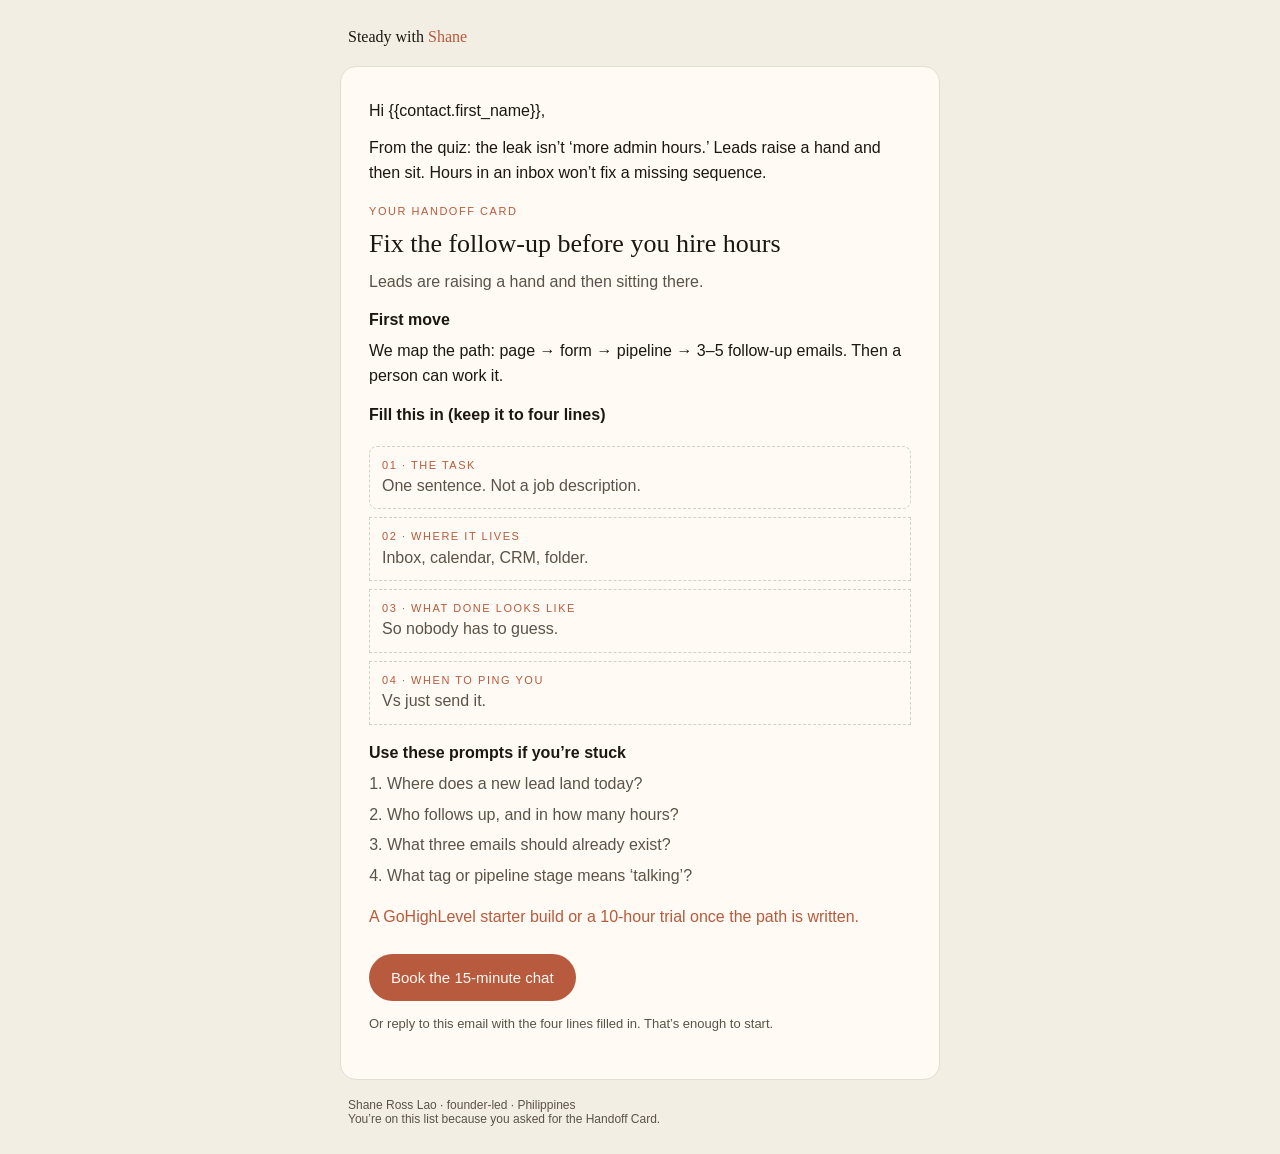
<file: artifacts/ghl-emails/04-email-funnel.html>
<!DOCTYPE html>
<html lang="en">
<head>
<meta charset="utf-8">
<meta name="viewport" content="width=device-width, initial-scale=1">
<title>Fix the follow-up before you hire hours</title>
</head>
<body style="margin:0;padding:0;background:#f3eee4;">
<div style="display:none;max-height:0;overflow:hidden;">Leads are raising a hand and then sitting there.</div>
<table role="presentation" width="100%" cellspacing="0" cellpadding="0" style="background:#f3eee4;">
  <tr>
    <td align="center" style="padding:28px 12px;">
      <table role="presentation" width="600" cellspacing="0" cellpadding="0" style="max-width:600px;width:100%;">
        <tr>
          <td style="padding:0 8px 20px;font-family:Georgia,serif;font-size:16px;color:#1b1712;">
            Steady with <span style="color:#b85a3d;">Shane</span>
          </td>
        </tr>
        <tr>
          <td style="background:#fffaf3;border:1px solid #e4ddd0;border-radius:16px;padding:32px 28px;font-family:Arial,Helvetica,sans-serif;color:#1b1712;font-size:16px;line-height:1.55;">

            <p style="margin:0 0 12px;">Hi {{contact.first_name}},</p>
            <p style="margin:0 0 18px;">From the quiz: the leak isn’t ‘more admin hours.’ Leads raise a hand and then sit. Hours in an inbox won’t fix a missing sequence.</p>
            <p style="margin:0;font-size:11px;letter-spacing:.14em;text-transform:uppercase;color:#b85a3d;">Your Handoff Card</p>
            <h1 style="font-family:Georgia,serif;font-size:26px;line-height:1.2;font-weight:500;margin:8px 0 10px;">Fix the follow-up before you hire hours</h1>
            <p style="margin:0 0 14px;color:#5b5348;">Leads are raising a hand and then sitting there.</p>
            <p style="margin:0 0 6px;"><strong>First move</strong></p>
            <p style="margin:0 0 14px;">We map the path: page → form → pipeline → 3–5 follow-up emails. Then a person can work it.</p>
            <p style="margin:0 0 6px;"><strong>Fill this in (keep it to four lines)</strong></p>
            
            <table role="presentation" width="100%" cellspacing="0" cellpadding="0" style="margin:18px 0 8px;">
              <tr><td style="padding:10px 12px;border:1px dashed #d7cfc3;border-radius:8px;margin-bottom:8px;">
                <div style="font-size:11px;letter-spacing:.14em;text-transform:uppercase;color:#b85a3d;">01 · The task</div>
                <div style="color:#5b5348;">One sentence. Not a job description.</div>
              </td></tr>
              <tr><td height="8"></td></tr>
              <tr><td style="padding:10px 12px;border:1px dashed #d7cfc3;">
                <div style="font-size:11px;letter-spacing:.14em;text-transform:uppercase;color:#b85a3d;">02 · Where it lives</div>
                <div style="color:#5b5348;">Inbox, calendar, CRM, folder.</div>
              </td></tr>
              <tr><td height="8"></td></tr>
              <tr><td style="padding:10px 12px;border:1px dashed #d7cfc3;">
                <div style="font-size:11px;letter-spacing:.14em;text-transform:uppercase;color:#b85a3d;">03 · What done looks like</div>
                <div style="color:#5b5348;">So nobody has to guess.</div>
              </td></tr>
              <tr><td height="8"></td></tr>
              <tr><td style="padding:10px 12px;border:1px dashed #d7cfc3;">
                <div style="font-size:11px;letter-spacing:.14em;text-transform:uppercase;color:#b85a3d;">04 · When to ping you</div>
                <div style="color:#5b5348;">Vs just send it.</div>
              </td></tr>
            </table>

            <p style="margin:16px 0 6px;"><strong>Use these prompts if you’re stuck</strong></p>
            <ol style="margin:0 0 16px;padding-left:18px;color:#5b5348;"><li style='margin:0 0 6px;'>Where does a new lead land today?</li><li style='margin:0 0 6px;'>Who follows up, and in how many hours?</li><li style='margin:0 0 6px;'>What three emails should already exist?</li><li style='margin:0 0 6px;'>What tag or pipeline stage means ‘talking’?</li></ol>
            <p style="margin:0 0 8px;color:#b85a3d;">A GoHighLevel starter build or a 10-hour trial once the path is written.</p>
            
            <table role="presentation" cellspacing="0" cellpadding="0" style="margin:24px 0 8px;">
              <tr>
                <td style="background:#b85a3d;border-radius:999px;">
                  <a href="BOOK_URL" style="display:inline-block;padding:12px 22px;color:#fffaf3;text-decoration:none;font-family:Arial,Helvetica,sans-serif;font-size:15px;">Book the 15-minute chat</a>
                </td>
              </tr>
            </table>
            <p style="font-size:13px;color:#5b5348;">Or reply to this email with the four lines filled in. That’s enough to start.</p>


          </td>
        </tr>
        <tr>
          <td style="padding:18px 8px 0;font-family:Arial,Helvetica,sans-serif;font-size:12px;color:#5b5348;">
            Shane Ross Lao · founder-led · Philippines<br>
            You’re on this list because you asked for the Handoff Card.
          </td>
        </tr>
      </table>
    </td>
  </tr>
</table>
</body>
</html>
</file>
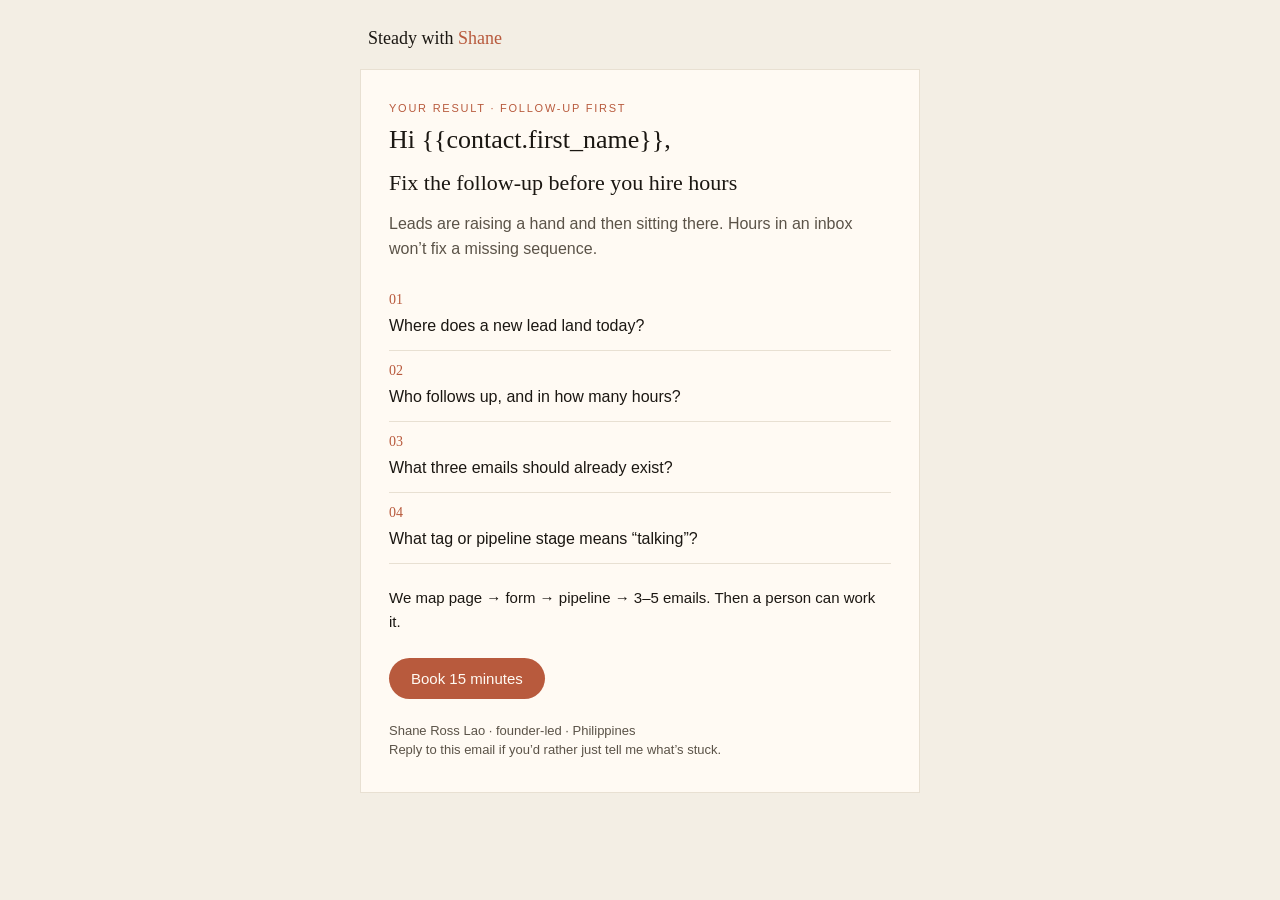
<file: artifacts/ghl-emails/04-quiz-followup.html>
<!DOCTYPE html>
<html>
<head>
  <meta charset="utf-8">
  <meta name="viewport" content="width=device-width">
  <title>The Handoff Card</title>
</head>
<body style="margin:0;padding:0;background:#f3eee4;">
  <table role="presentation" width="100%" cellpadding="0" cellspacing="0" style="background:#f3eee4;">
    <tr>
      <td align="center" style="padding:28px 16px;">
        <table role="presentation" width="560" cellpadding="0" cellspacing="0" style="width:560px;max-width:560px;">
          <tr>
            <td style="padding:0 8px 20px;font-family:Georgia,serif;font-size:18px;color:#1b1712;">
              Steady with <span style="color:#b85a3d;">Shane</span>
            </td>
          </tr>
          <tr>
            <td style="background:#fffaf3;border:1px solid #e8e0d2;padding:32px 28px;">
              <p style="margin:0;font-family:Arial,Helvetica,sans-serif;font-size:11px;letter-spacing:0.16em;text-transform:uppercase;color:#b85a3d;">Your result · Follow-up first</p>
              <h1 style="margin:10px 0 0;font-family:Georgia,serif;font-size:26px;line-height:1.2;font-weight:normal;color:#1b1712;">Hi {{contact.first_name}},</h1>
              <p style="margin:14px 0 0;font-family:Georgia,serif;font-size:22px;line-height:1.25;color:#1b1712;">Fix the follow-up before you hire hours</p>
              <p style="margin:14px 0 0;font-family:Arial,Helvetica,sans-serif;font-size:16px;line-height:1.6;color:#5b5348;">Leads are raising a hand and then sitting there. Hours in an inbox won’t fix a missing sequence.</p>
              <table role="presentation" width="100%" cellpadding="0" cellspacing="0" style="margin-top:18px;">
        <tr>
          <td style="padding:12px 0;border-bottom:1px solid #e8e0d2;vertical-align:top;">
            <p style="margin:0;font-family:Georgia,serif;font-size:14px;color:#b85a3d;">01</p>
            <p style="margin:6px 0 0;font-family:Arial,Helvetica,sans-serif;font-size:16px;line-height:1.5;color:#1b1712;">Where does a new lead land today?</p>
          </td>
        </tr>
        <tr>
          <td style="padding:12px 0;border-bottom:1px solid #e8e0d2;vertical-align:top;">
            <p style="margin:0;font-family:Georgia,serif;font-size:14px;color:#b85a3d;">02</p>
            <p style="margin:6px 0 0;font-family:Arial,Helvetica,sans-serif;font-size:16px;line-height:1.5;color:#1b1712;">Who follows up, and in how many hours?</p>
          </td>
        </tr>
        <tr>
          <td style="padding:12px 0;border-bottom:1px solid #e8e0d2;vertical-align:top;">
            <p style="margin:0;font-family:Georgia,serif;font-size:14px;color:#b85a3d;">03</p>
            <p style="margin:6px 0 0;font-family:Arial,Helvetica,sans-serif;font-size:16px;line-height:1.5;color:#1b1712;">What three emails should already exist?</p>
          </td>
        </tr>
        <tr>
          <td style="padding:12px 0;border-bottom:1px solid #e8e0d2;vertical-align:top;">
            <p style="margin:0;font-family:Georgia,serif;font-size:14px;color:#b85a3d;">04</p>
            <p style="margin:6px 0 0;font-family:Arial,Helvetica,sans-serif;font-size:16px;line-height:1.5;color:#1b1712;">What tag or pipeline stage means “talking”?</p>
          </td>
        </tr>
              </table>
              <p style="margin:22px 0 0;font-family:Arial,Helvetica,sans-serif;font-size:15px;line-height:1.6;color:#1b1712;">We map page → form → pipeline → 3–5 emails. Then a person can work it.</p>
              <table role="presentation" cellpadding="0" cellspacing="0" style="margin-top:24px;">
                <tr>
                  <td style="background:#b85a3d;border-radius:999px;">
                    <a href="https://calendly.com/shanelao/30min" style="display:inline-block;padding:12px 22px;font-family:Arial,Helvetica,sans-serif;font-size:15px;color:#fffaf3;text-decoration:none;">Book 15 minutes</a>
                  </td>
                </tr>
              </table>
              <p style="margin:22px 0 0;font-family:Arial,Helvetica,sans-serif;font-size:13px;line-height:1.5;color:#5b5348;">
                Shane Ross Lao · founder-led · Philippines<br>
                Reply to this email if you’d rather just tell me what’s stuck.
              </p>
            </td>
          </tr>
        </table>
      </td>
    </tr>
  </table>
</body>
</html>
</file>
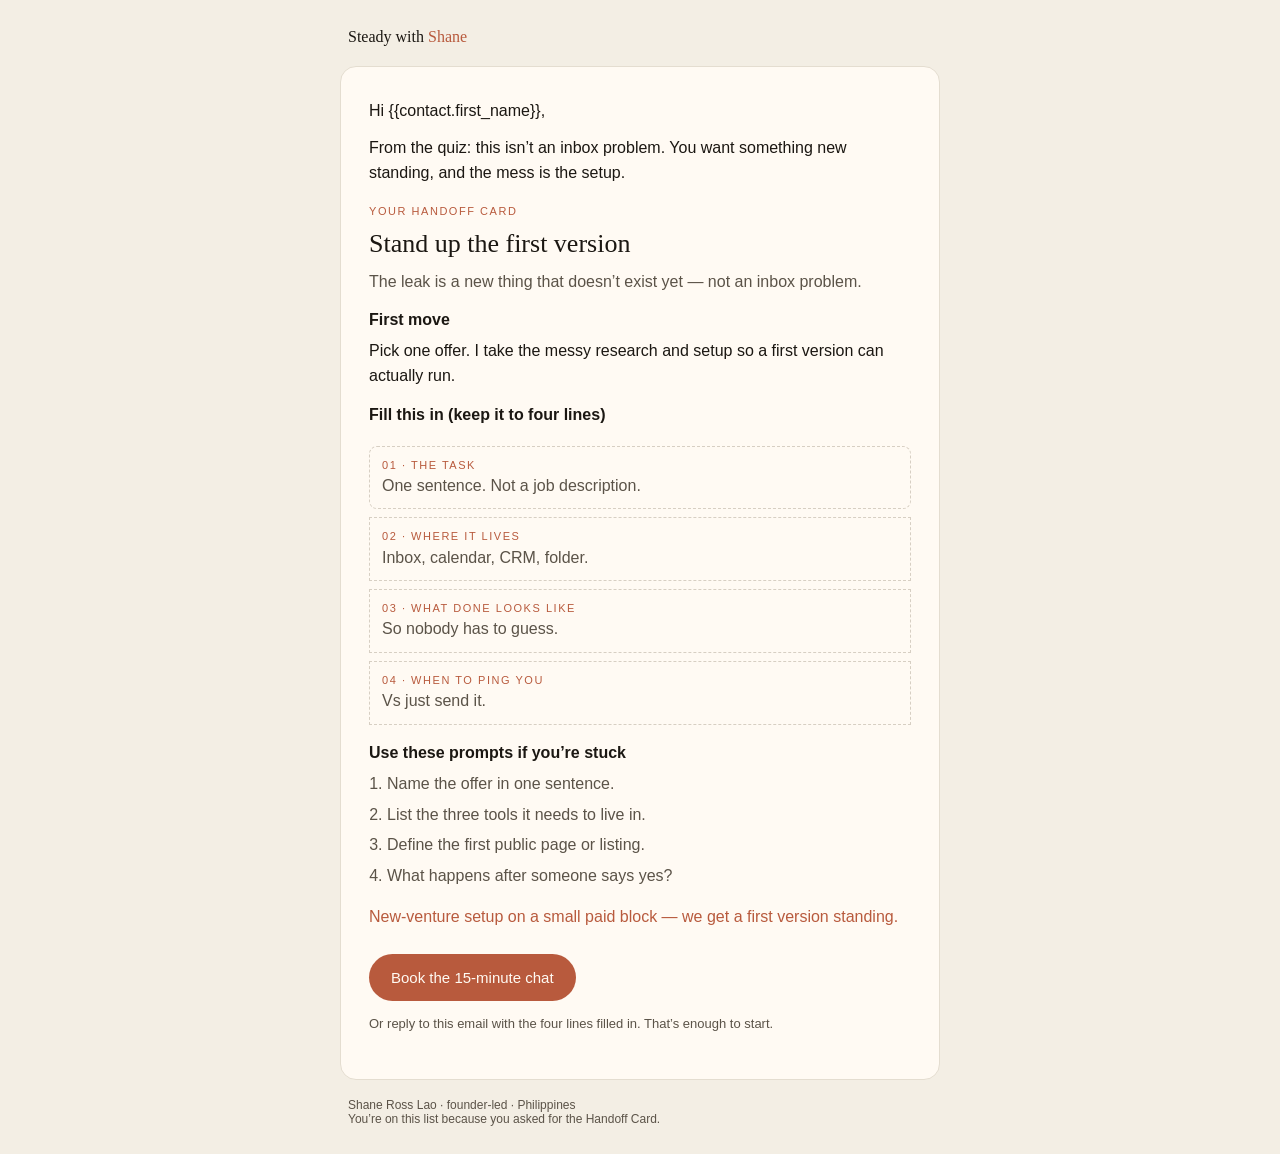
<file: artifacts/ghl-emails/05-email-venture.html>
<!DOCTYPE html>
<html lang="en">
<head>
<meta charset="utf-8">
<meta name="viewport" content="width=device-width, initial-scale=1">
<title>Stand up the first version</title>
</head>
<body style="margin:0;padding:0;background:#f3eee4;">
<div style="display:none;max-height:0;overflow:hidden;">The leak is a new thing that doesn’t exist yet.</div>
<table role="presentation" width="100%" cellspacing="0" cellpadding="0" style="background:#f3eee4;">
  <tr>
    <td align="center" style="padding:28px 12px;">
      <table role="presentation" width="600" cellspacing="0" cellpadding="0" style="max-width:600px;width:100%;">
        <tr>
          <td style="padding:0 8px 20px;font-family:Georgia,serif;font-size:16px;color:#1b1712;">
            Steady with <span style="color:#b85a3d;">Shane</span>
          </td>
        </tr>
        <tr>
          <td style="background:#fffaf3;border:1px solid #e4ddd0;border-radius:16px;padding:32px 28px;font-family:Arial,Helvetica,sans-serif;color:#1b1712;font-size:16px;line-height:1.55;">

            <p style="margin:0 0 12px;">Hi {{contact.first_name}},</p>
            <p style="margin:0 0 18px;">From the quiz: this isn’t an inbox problem. You want something new standing, and the mess is the setup.</p>
            <p style="margin:0;font-size:11px;letter-spacing:.14em;text-transform:uppercase;color:#b85a3d;">Your Handoff Card</p>
            <h1 style="font-family:Georgia,serif;font-size:26px;line-height:1.2;font-weight:500;margin:8px 0 10px;">Stand up the first version</h1>
            <p style="margin:0 0 14px;color:#5b5348;">The leak is a new thing that doesn’t exist yet — not an inbox problem.</p>
            <p style="margin:0 0 6px;"><strong>First move</strong></p>
            <p style="margin:0 0 14px;">Pick one offer. I take the messy research and setup so a first version can actually run.</p>
            <p style="margin:0 0 6px;"><strong>Fill this in (keep it to four lines)</strong></p>
            
            <table role="presentation" width="100%" cellspacing="0" cellpadding="0" style="margin:18px 0 8px;">
              <tr><td style="padding:10px 12px;border:1px dashed #d7cfc3;border-radius:8px;margin-bottom:8px;">
                <div style="font-size:11px;letter-spacing:.14em;text-transform:uppercase;color:#b85a3d;">01 · The task</div>
                <div style="color:#5b5348;">One sentence. Not a job description.</div>
              </td></tr>
              <tr><td height="8"></td></tr>
              <tr><td style="padding:10px 12px;border:1px dashed #d7cfc3;">
                <div style="font-size:11px;letter-spacing:.14em;text-transform:uppercase;color:#b85a3d;">02 · Where it lives</div>
                <div style="color:#5b5348;">Inbox, calendar, CRM, folder.</div>
              </td></tr>
              <tr><td height="8"></td></tr>
              <tr><td style="padding:10px 12px;border:1px dashed #d7cfc3;">
                <div style="font-size:11px;letter-spacing:.14em;text-transform:uppercase;color:#b85a3d;">03 · What done looks like</div>
                <div style="color:#5b5348;">So nobody has to guess.</div>
              </td></tr>
              <tr><td height="8"></td></tr>
              <tr><td style="padding:10px 12px;border:1px dashed #d7cfc3;">
                <div style="font-size:11px;letter-spacing:.14em;text-transform:uppercase;color:#b85a3d;">04 · When to ping you</div>
                <div style="color:#5b5348;">Vs just send it.</div>
              </td></tr>
            </table>

            <p style="margin:16px 0 6px;"><strong>Use these prompts if you’re stuck</strong></p>
            <ol style="margin:0 0 16px;padding-left:18px;color:#5b5348;"><li style='margin:0 0 6px;'>Name the offer in one sentence.</li><li style='margin:0 0 6px;'>List the three tools it needs to live in.</li><li style='margin:0 0 6px;'>Define the first public page or listing.</li><li style='margin:0 0 6px;'>What happens after someone says yes?</li></ol>
            <p style="margin:0 0 8px;color:#b85a3d;">New-venture setup on a small paid block — we get a first version standing.</p>
            
            <table role="presentation" cellspacing="0" cellpadding="0" style="margin:24px 0 8px;">
              <tr>
                <td style="background:#b85a3d;border-radius:999px;">
                  <a href="BOOK_URL" style="display:inline-block;padding:12px 22px;color:#fffaf3;text-decoration:none;font-family:Arial,Helvetica,sans-serif;font-size:15px;">Book the 15-minute chat</a>
                </td>
              </tr>
            </table>
            <p style="font-size:13px;color:#5b5348;">Or reply to this email with the four lines filled in. That’s enough to start.</p>


          </td>
        </tr>
        <tr>
          <td style="padding:18px 8px 0;font-family:Arial,Helvetica,sans-serif;font-size:12px;color:#5b5348;">
            Shane Ross Lao · founder-led · Philippines<br>
            You’re on this list because you asked for the Handoff Card.
          </td>
        </tr>
      </table>
    </td>
  </tr>
</table>
</body>
</html>
</file>
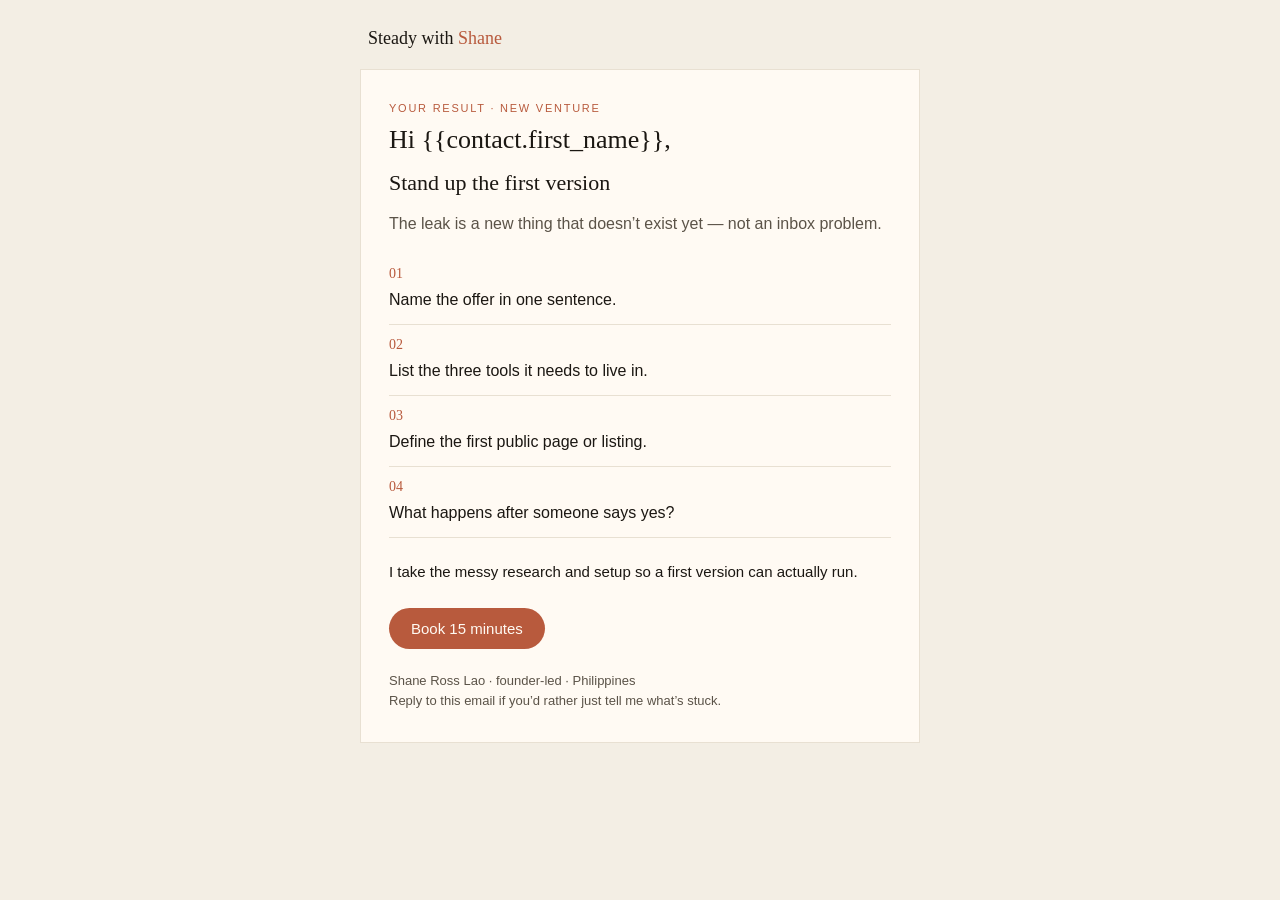
<file: artifacts/ghl-emails/05-quiz-venture.html>
<!DOCTYPE html>
<html>
<head>
  <meta charset="utf-8">
  <meta name="viewport" content="width=device-width">
  <title>The Handoff Card</title>
</head>
<body style="margin:0;padding:0;background:#f3eee4;">
  <table role="presentation" width="100%" cellpadding="0" cellspacing="0" style="background:#f3eee4;">
    <tr>
      <td align="center" style="padding:28px 16px;">
        <table role="presentation" width="560" cellpadding="0" cellspacing="0" style="width:560px;max-width:560px;">
          <tr>
            <td style="padding:0 8px 20px;font-family:Georgia,serif;font-size:18px;color:#1b1712;">
              Steady with <span style="color:#b85a3d;">Shane</span>
            </td>
          </tr>
          <tr>
            <td style="background:#fffaf3;border:1px solid #e8e0d2;padding:32px 28px;">
              <p style="margin:0;font-family:Arial,Helvetica,sans-serif;font-size:11px;letter-spacing:0.16em;text-transform:uppercase;color:#b85a3d;">Your result · New venture</p>
              <h1 style="margin:10px 0 0;font-family:Georgia,serif;font-size:26px;line-height:1.2;font-weight:normal;color:#1b1712;">Hi {{contact.first_name}},</h1>
              <p style="margin:14px 0 0;font-family:Georgia,serif;font-size:22px;line-height:1.25;color:#1b1712;">Stand up the first version</p>
              <p style="margin:14px 0 0;font-family:Arial,Helvetica,sans-serif;font-size:16px;line-height:1.6;color:#5b5348;">The leak is a new thing that doesn’t exist yet — not an inbox problem.</p>
              <table role="presentation" width="100%" cellpadding="0" cellspacing="0" style="margin-top:18px;">
        <tr>
          <td style="padding:12px 0;border-bottom:1px solid #e8e0d2;vertical-align:top;">
            <p style="margin:0;font-family:Georgia,serif;font-size:14px;color:#b85a3d;">01</p>
            <p style="margin:6px 0 0;font-family:Arial,Helvetica,sans-serif;font-size:16px;line-height:1.5;color:#1b1712;">Name the offer in one sentence.</p>
          </td>
        </tr>
        <tr>
          <td style="padding:12px 0;border-bottom:1px solid #e8e0d2;vertical-align:top;">
            <p style="margin:0;font-family:Georgia,serif;font-size:14px;color:#b85a3d;">02</p>
            <p style="margin:6px 0 0;font-family:Arial,Helvetica,sans-serif;font-size:16px;line-height:1.5;color:#1b1712;">List the three tools it needs to live in.</p>
          </td>
        </tr>
        <tr>
          <td style="padding:12px 0;border-bottom:1px solid #e8e0d2;vertical-align:top;">
            <p style="margin:0;font-family:Georgia,serif;font-size:14px;color:#b85a3d;">03</p>
            <p style="margin:6px 0 0;font-family:Arial,Helvetica,sans-serif;font-size:16px;line-height:1.5;color:#1b1712;">Define the first public page or listing.</p>
          </td>
        </tr>
        <tr>
          <td style="padding:12px 0;border-bottom:1px solid #e8e0d2;vertical-align:top;">
            <p style="margin:0;font-family:Georgia,serif;font-size:14px;color:#b85a3d;">04</p>
            <p style="margin:6px 0 0;font-family:Arial,Helvetica,sans-serif;font-size:16px;line-height:1.5;color:#1b1712;">What happens after someone says yes?</p>
          </td>
        </tr>
              </table>
              <p style="margin:22px 0 0;font-family:Arial,Helvetica,sans-serif;font-size:15px;line-height:1.6;color:#1b1712;">I take the messy research and setup so a first version can actually run.</p>
              <table role="presentation" cellpadding="0" cellspacing="0" style="margin-top:24px;">
                <tr>
                  <td style="background:#b85a3d;border-radius:999px;">
                    <a href="https://calendly.com/shanelao/30min" style="display:inline-block;padding:12px 22px;font-family:Arial,Helvetica,sans-serif;font-size:15px;color:#fffaf3;text-decoration:none;">Book 15 minutes</a>
                  </td>
                </tr>
              </table>
              <p style="margin:22px 0 0;font-family:Arial,Helvetica,sans-serif;font-size:13px;line-height:1.5;color:#5b5348;">
                Shane Ross Lao · founder-led · Philippines<br>
                Reply to this email if you’d rather just tell me what’s stuck.
              </p>
            </td>
          </tr>
        </table>
      </td>
    </tr>
  </table>
</body>
</html>
</file>
